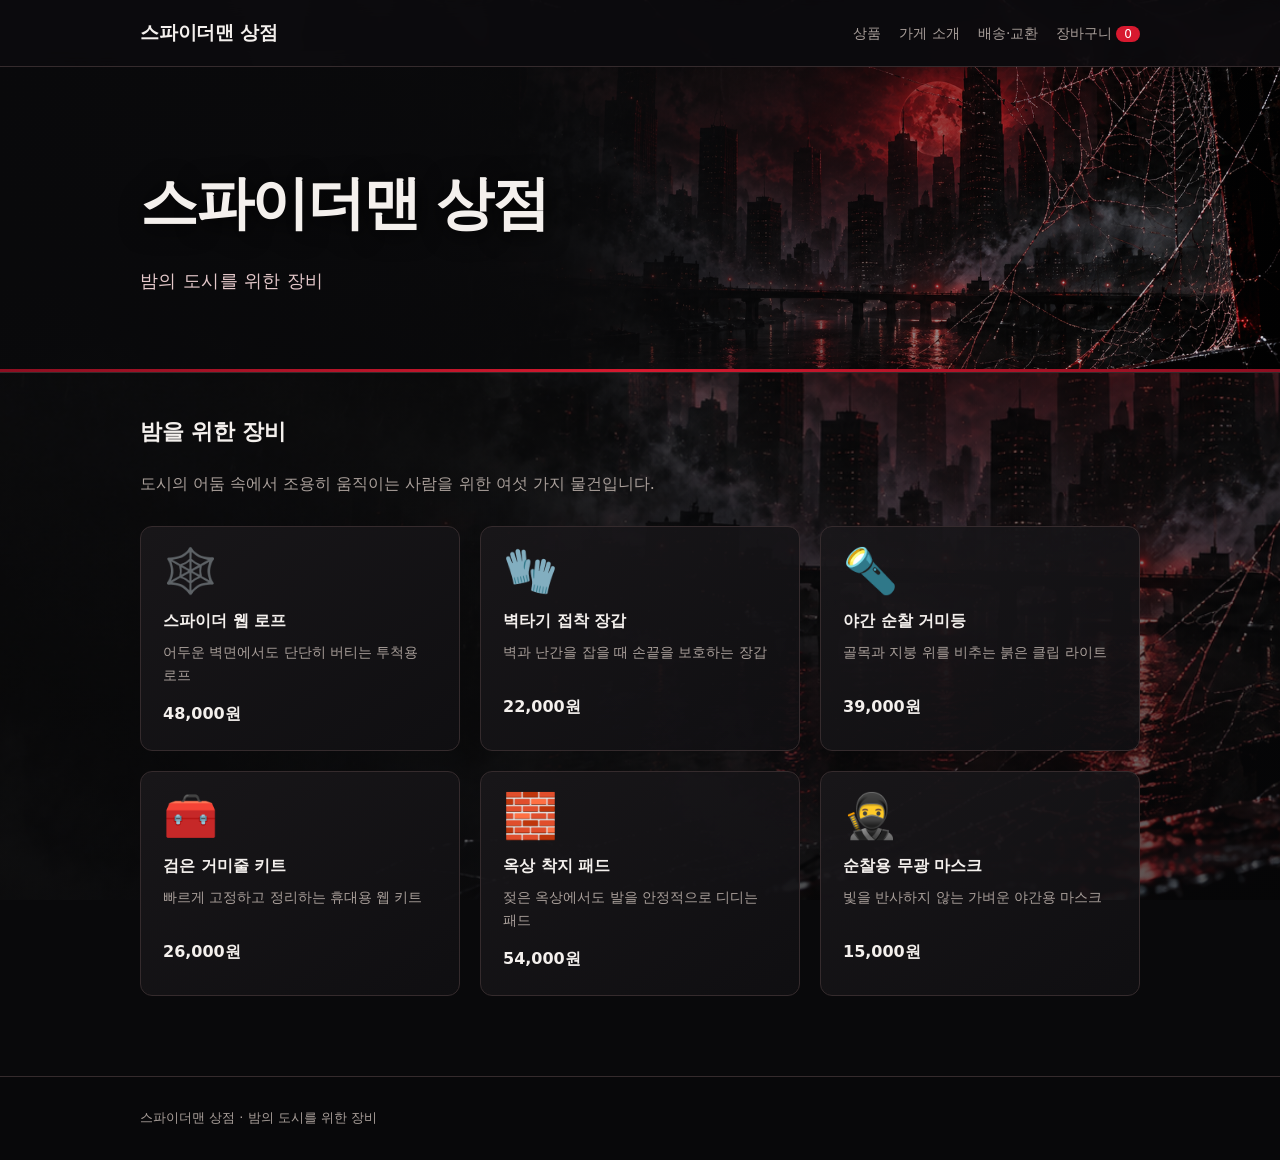
<file: index.html>
<!doctype html>
<html lang="ko">
<head>
<!-- Google tag (gtag.js) -->
<script async src="https://www.googletagmanager.com/gtag/js?id=G-LYH7NZE57F"></script>
<script>
  window.dataLayer = window.dataLayer || [];
  function gtag(){dataLayer.push(arguments);}
  gtag('js', new Date());

  gtag('config', 'G-LYH7NZE57F');
</script>
<meta charset="utf-8">
<meta name="viewport" content="width=device-width, initial-scale=1">
<title>스파이더맨 상점</title>
<meta name="description" content="높은 데서 쓰는 물건을 골라 둡니다">
<link rel="stylesheet" href="assets/style.css">

<!-- Google Tag Manager -->
<script>(function(w,d,s,l,i){w[l]=w[l]||[];w[l].push({'gtm.start':
new Date().getTime(),event:'gtm.js'});var f=d.getElementsByTagName(s)[0],
j=d.createElement(s),dl=l!='dataLayer'?'&l='+l:'';j.async=true;j.src=
'https://www.googletagmanager.com/gtm.js?id='+i+dl;f.parentNode.insertBefore(j,f);
})(window,document,'script','dataLayer','GTM-W3WSJN4Q');</script>
<!-- End Google Tag Manager -->
</head>
<body>
<!-- Google Tag Manager (noscript) -->
<noscript><iframe src="https://www.googletagmanager.com/ns.html?id=GTM-W3WSJN4Q"
height="0" width="0" style="display:none;visibility:hidden"></iframe></noscript>
<!-- End Google Tag Manager (noscript) -->
<header class="site"><div class="wrap">
  <a class="brand" href="index.html">스파이더맨 상점</a>
  <nav class="site">
    <a href="index.html">상품</a>
    <a href="about.html">가게 소개</a>
    <a href="shipping.html">배송·교환</a>
    <a href="cart.html">장바구니<span class="cart-count">0</span></a>
  </nav>
</div></header>

<section class="hero"><div class="wrap">
  <h1 id="hero-title">스파이더맨 상점</h1>
  <p id="hero-tagline">밤에 다니는 사람</p>
</div></section>

<main><div class="wrap">
  <h2>밤을 위한 장비</h2>
  <p class="lead">도시의 어둠 속에서 조용히 움직이는 사람을 위한 여섯 가지 물건입니다.</p>
  <div class="grid" id="product-list"></div>
</div></main>
<footer class="site"><div class="wrap"></div></footer>
<script src="assets/shop.js"></script>
<script src="assets/app.js"></script>
</body>
</html>
</file>
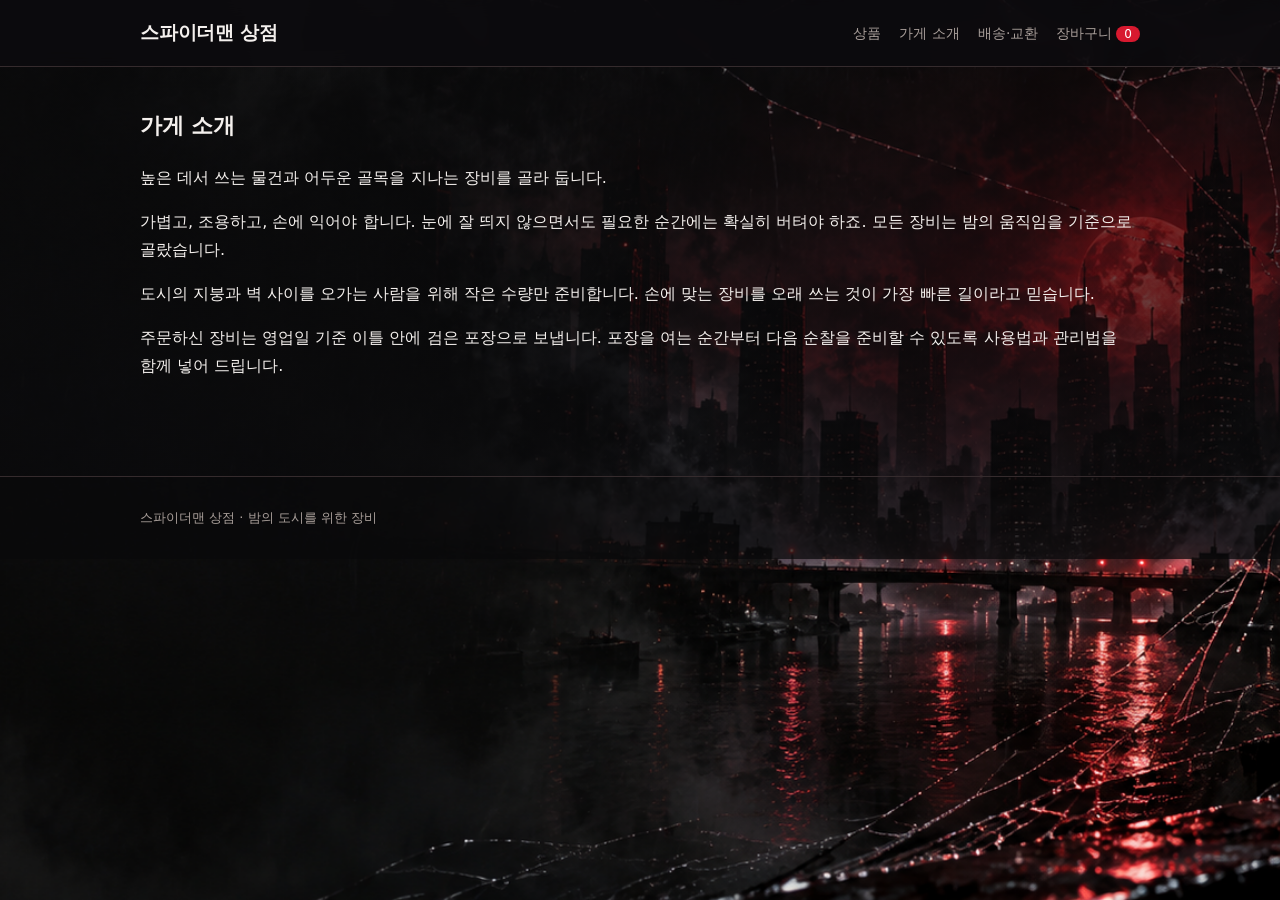
<file: about.html>
<!doctype html>
<html lang="ko">
<head>
<!-- Google tag (gtag.js) -->
<script async src="https://www.googletagmanager.com/gtag/js?id=G-LYH7NZE57F"></script>
<script>
  window.dataLayer = window.dataLayer || [];
  function gtag(){dataLayer.push(arguments);}
  gtag('js', new Date());

  gtag('config', 'G-LYH7NZE57F');
</script>
<meta charset="utf-8">
<meta name="viewport" content="width=device-width, initial-scale=1">
<title>가게 소개 — 하루상점</title>
<meta name="description" content="어떤 기준으로 물건을 고르는지 적었습니다">
<link rel="stylesheet" href="assets/style.css">

<!-- Google Tag Manager -->
<script>(function(w,d,s,l,i){w[l]=w[l]||[];w[l].push({'gtm.start':
new Date().getTime(),event:'gtm.js'});var f=d.getElementsByTagName(s)[0],
j=d.createElement(s),dl=l!='dataLayer'?'&l='+l:'';j.async=true;j.src=
'https://www.googletagmanager.com/gtm.js?id='+i+dl;f.parentNode.insertBefore(j,f);
})(window,document,'script','dataLayer','GTM-W3WSJN4Q');</script>
<!-- End Google Tag Manager -->

</head>
<body>

<!-- Google Tag Manager (noscript) -->
<noscript><iframe src="https://www.googletagmanager.com/ns.html?id=GTM-W3WSJN4Q"
height="0" width="0" style="display:none;visibility:hidden"></iframe></noscript>
<!-- End Google Tag Manager (noscript) -->

<header class="site"><div class="wrap">
  <a class="brand" href="index.html">하루상점</a>
  <nav class="site">
    <a href="index.html">상품</a>
    <a href="about.html">가게 소개</a>
    <a href="shipping.html">배송·교환</a>
    <a href="cart.html">장바구니<span class="cart-count">0</span></a>
  </nav>
</div></header>

<main><div class="wrap">
  <h2>가게 소개</h2>
  <div class="prose" id="about-body"></div>
</div></main>
<footer class="site"><div class="wrap"></div></footer>
<script src="assets/shop.js"></script>
<script src="assets/app.js"></script>
</body>
</html>
</file>
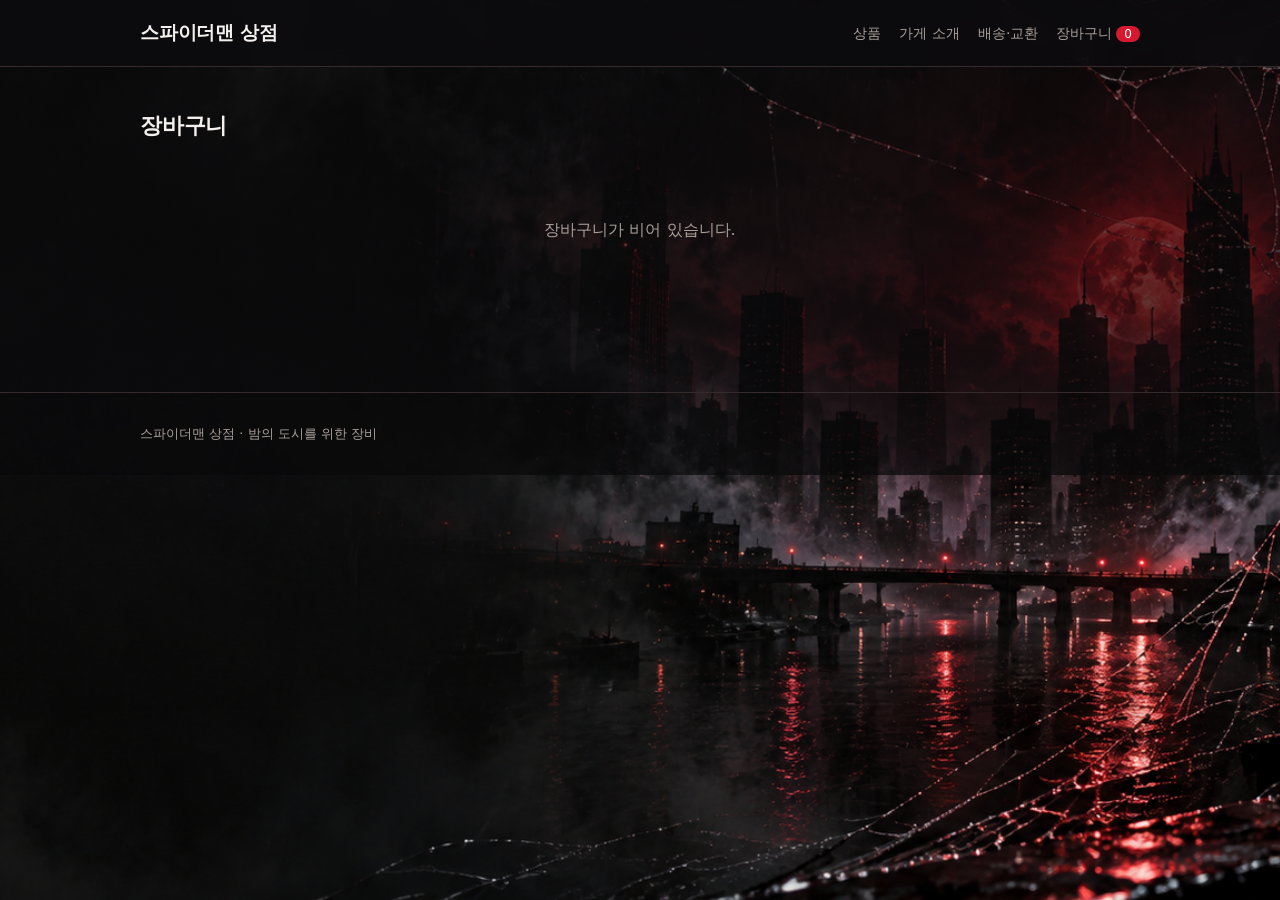
<file: cart.html>
<!doctype html>
<html lang="ko">
<head>
<!-- Google tag (gtag.js) -->
<script async src="https://www.googletagmanager.com/gtag/js?id=G-LYH7NZE57F"></script>
<script>
  window.dataLayer = window.dataLayer || [];
  function gtag(){dataLayer.push(arguments);}
  gtag('js', new Date());

  gtag('config', 'G-LYH7NZE57F');
</script>
<meta charset="utf-8">
<meta name="viewport" content="width=device-width, initial-scale=1">
<title>장바구니 — 하루상점</title>
<meta name="description" content="담아둔 물건을 봅니다">
<link rel="stylesheet" href="assets/style.css">

<!-- Google Tag Manager -->
<script>(function(w,d,s,l,i){w[l]=w[l]||[];w[l].push({'gtm.start':
new Date().getTime(),event:'gtm.js'});var f=d.getElementsByTagName(s)[0],
j=d.createElement(s),dl=l!='dataLayer'?'&l='+l:'';j.async=true;j.src=
'https://www.googletagmanager.com/gtm.js?id='+i+dl;f.parentNode.insertBefore(j,f);
})(window,document,'script','dataLayer','GTM-W3WSJN4Q');</script>
<!-- End Google Tag Manager -->

</head>
<body>

<!-- Google Tag Manager (noscript) -->
<noscript><iframe src="https://www.googletagmanager.com/ns.html?id=GTM-W3WSJN4Q"
height="0" width="0" style="display:none;visibility:hidden"></iframe></noscript>
<!-- End Google Tag Manager (noscript) -->

<header class="site"><div class="wrap">
  <a class="brand" href="index.html">하루상점</a>
  <nav class="site">
    <a href="index.html">상품</a>
    <a href="about.html">가게 소개</a>
    <a href="shipping.html">배송·교환</a>
    <a href="cart.html">장바구니<span class="cart-count">0</span></a>
  </nav>
</div></header>

<main><div class="wrap">
  <h2>장바구니</h2>
  <div id="cart-box"></div>
</div></main>
<footer class="site"><div class="wrap"></div></footer>
<script src="assets/shop.js"></script>
<script src="assets/app.js"></script>
</body>
</html>
</file>
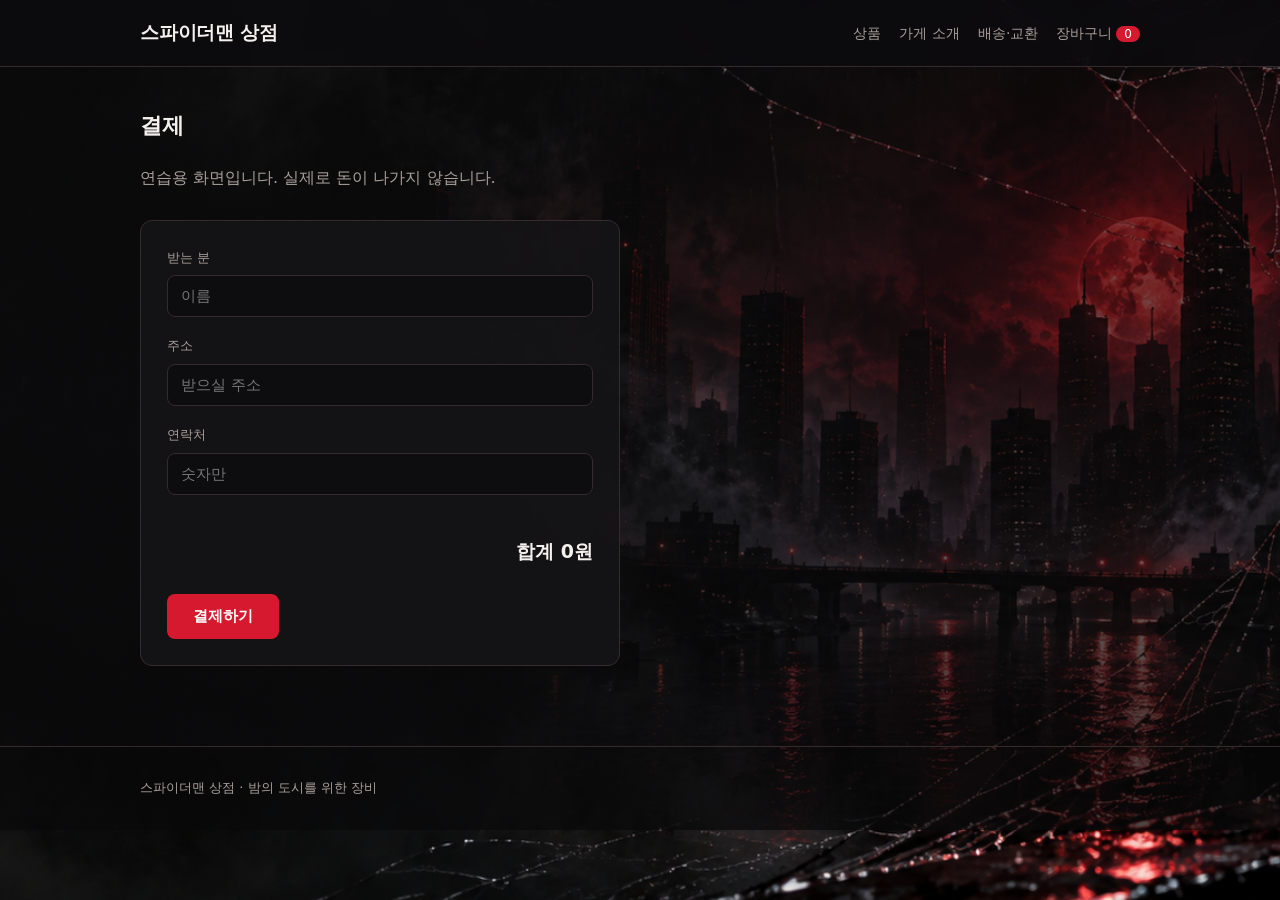
<file: checkout.html>
<!doctype html>
<html lang="ko">
<head>
<!-- Google tag (gtag.js) -->
<script async src="https://www.googletagmanager.com/gtag/js?id=G-LYH7NZE57F"></script>
<script>
  window.dataLayer = window.dataLayer || [];
  function gtag(){dataLayer.push(arguments);}
  gtag('js', new Date());

  gtag('config', 'G-LYH7NZE57F');
</script>
<meta charset="utf-8">
<meta name="viewport" content="width=device-width, initial-scale=1">
<title>결제 — 하루상점</title>
<meta name="description" content="주문을 마칩니다">
<link rel="stylesheet" href="assets/style.css">

<!-- Google Tag Manager -->
<script>(function(w,d,s,l,i){w[l]=w[l]||[];w[l].push({'gtm.start':
new Date().getTime(),event:'gtm.js'});var f=d.getElementsByTagName(s)[0],
j=d.createElement(s),dl=l!='dataLayer'?'&l='+l:'';j.async=true;j.src=
'https://www.googletagmanager.com/gtm.js?id='+i+dl;f.parentNode.insertBefore(j,f);
})(window,document,'script','dataLayer','GTM-W3WSJN4Q');</script>
<!-- End Google Tag Manager -->

</head>
<body>

<!-- Google Tag Manager (noscript) -->
<noscript><iframe src="https://www.googletagmanager.com/ns.html?id=GTM-W3WSJN4Q"
height="0" width="0" style="display:none;visibility:hidden"></iframe></noscript>
<!-- End Google Tag Manager (noscript) -->

<header class="site"><div class="wrap">
  <a class="brand" href="index.html">하루상점</a>
  <nav class="site">
    <a href="index.html">상품</a>
    <a href="about.html">가게 소개</a>
    <a href="shipping.html">배송·교환</a>
    <a href="cart.html">장바구니<span class="cart-count">0</span></a>
  </nav>
</div></header>

<main><div class="wrap">
  <h2>결제</h2>
  <p class="lead">연습용 화면입니다. 실제로 돈이 나가지 않습니다.</p>
  <form class="pay" id="pay-form">
    <label for="buyer">받는 분</label>
    <input id="buyer" name="buyer" required placeholder="이름">
    <label for="addr">주소</label>
    <input id="addr" name="addr" required placeholder="받으실 주소">
    <label for="phone">연락처</label>
    <input id="phone" name="phone" required placeholder="숫자만">
    <div class="total">합계 <span id="pay-total">0원</span></div>
    <button class="btn" type="submit">결제하기</button>
  </form>
</div></main>
<footer class="site"><div class="wrap"></div></footer>
<script src="assets/shop.js"></script>
<script src="assets/app.js"></script>
</body>
</html>
</file>
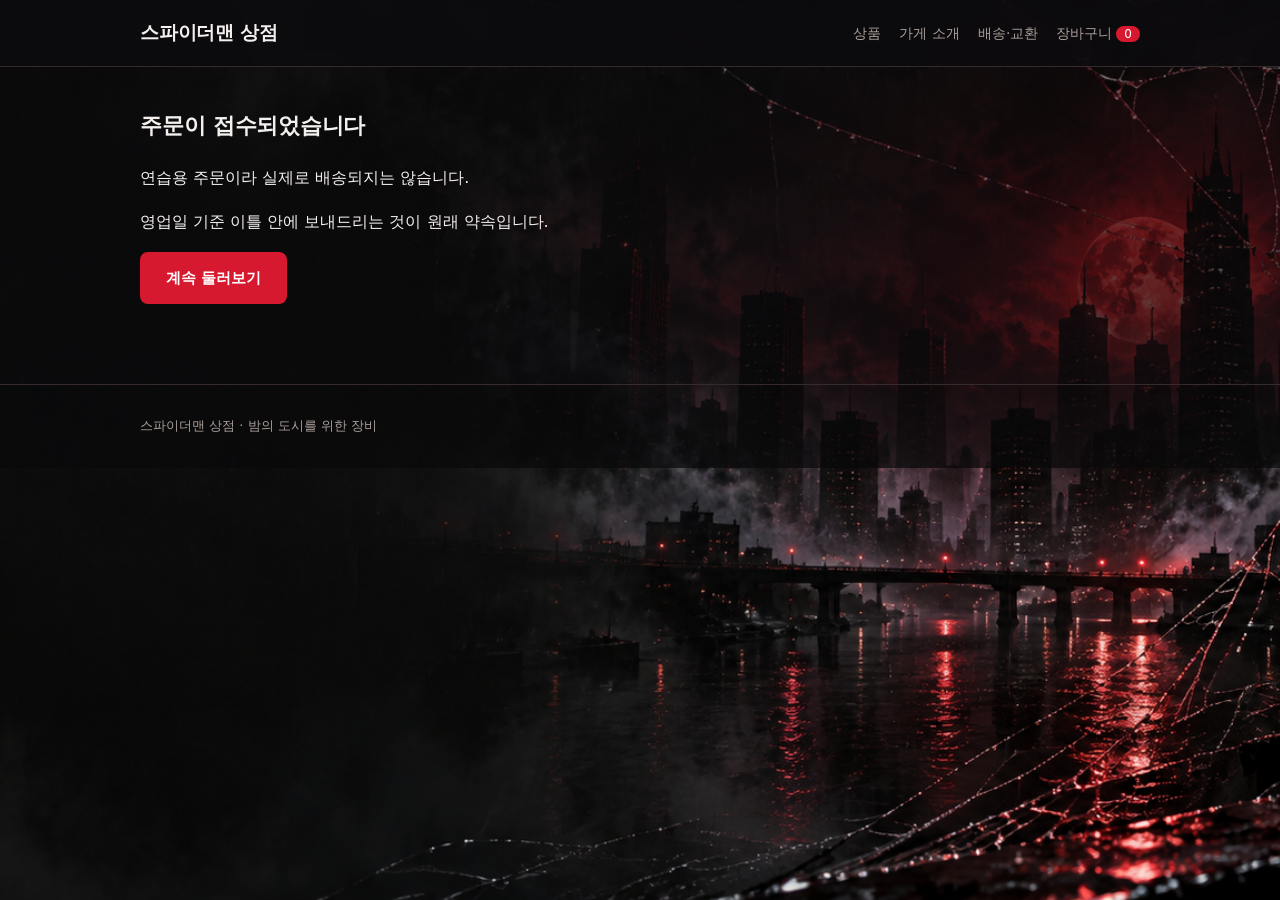
<file: done.html>
<!doctype html>
<html lang="ko">
<head>
<!-- Google tag (gtag.js) -->
<script async src="https://www.googletagmanager.com/gtag/js?id=G-LYH7NZE57F"></script>
<script>
  window.dataLayer = window.dataLayer || [];
  function gtag(){dataLayer.push(arguments);}
  gtag('js', new Date());

  gtag('config', 'G-LYH7NZE57F');
</script>
<meta charset="utf-8">
<meta name="viewport" content="width=device-width, initial-scale=1">
<title>주문 완료 — 하루상점</title>
<meta name="description" content="주문이 접수되었습니다">
<link rel="stylesheet" href="assets/style.css">

<!-- Google Tag Manager -->
<script>(function(w,d,s,l,i){w[l]=w[l]||[];w[l].push({'gtm.start':
new Date().getTime(),event:'gtm.js'});var f=d.getElementsByTagName(s)[0],
j=d.createElement(s),dl=l!='dataLayer'?'&l='+l:'';j.async=true;j.src=
'https://www.googletagmanager.com/gtm.js?id='+i+dl;f.parentNode.insertBefore(j,f);
})(window,document,'script','dataLayer','GTM-W3WSJN4Q');</script>
<!-- End Google Tag Manager -->

</head>
<body>

<!-- Google Tag Manager (noscript) -->
<noscript><iframe src="https://www.googletagmanager.com/ns.html?id=GTM-W3WSJN4Q"
height="0" width="0" style="display:none;visibility:hidden"></iframe></noscript>
<!-- End Google Tag Manager (noscript) -->

<header class="site"><div class="wrap">
  <a class="brand" href="index.html">하루상점</a>
  <nav class="site">
    <a href="index.html">상품</a>
    <a href="about.html">가게 소개</a>
    <a href="shipping.html">배송·교환</a>
    <a href="cart.html">장바구니<span class="cart-count">0</span></a>
  </nav>
</div></header>

<main><div class="wrap">
  <h2>주문이 접수되었습니다</h2>
  <div class="prose">
    <p>연습용 주문이라 실제로 배송되지는 않습니다.</p>
    <p>영업일 기준 이틀 안에 보내드리는 것이 원래 약속입니다.</p>
  </div>
  <a class="btn" href="index.html">계속 둘러보기</a>
</div></main>
<footer class="site"><div class="wrap"></div></footer>
<script src="assets/shop.js"></script>
<script src="assets/app.js"></script>
</body>
</html>
</file>
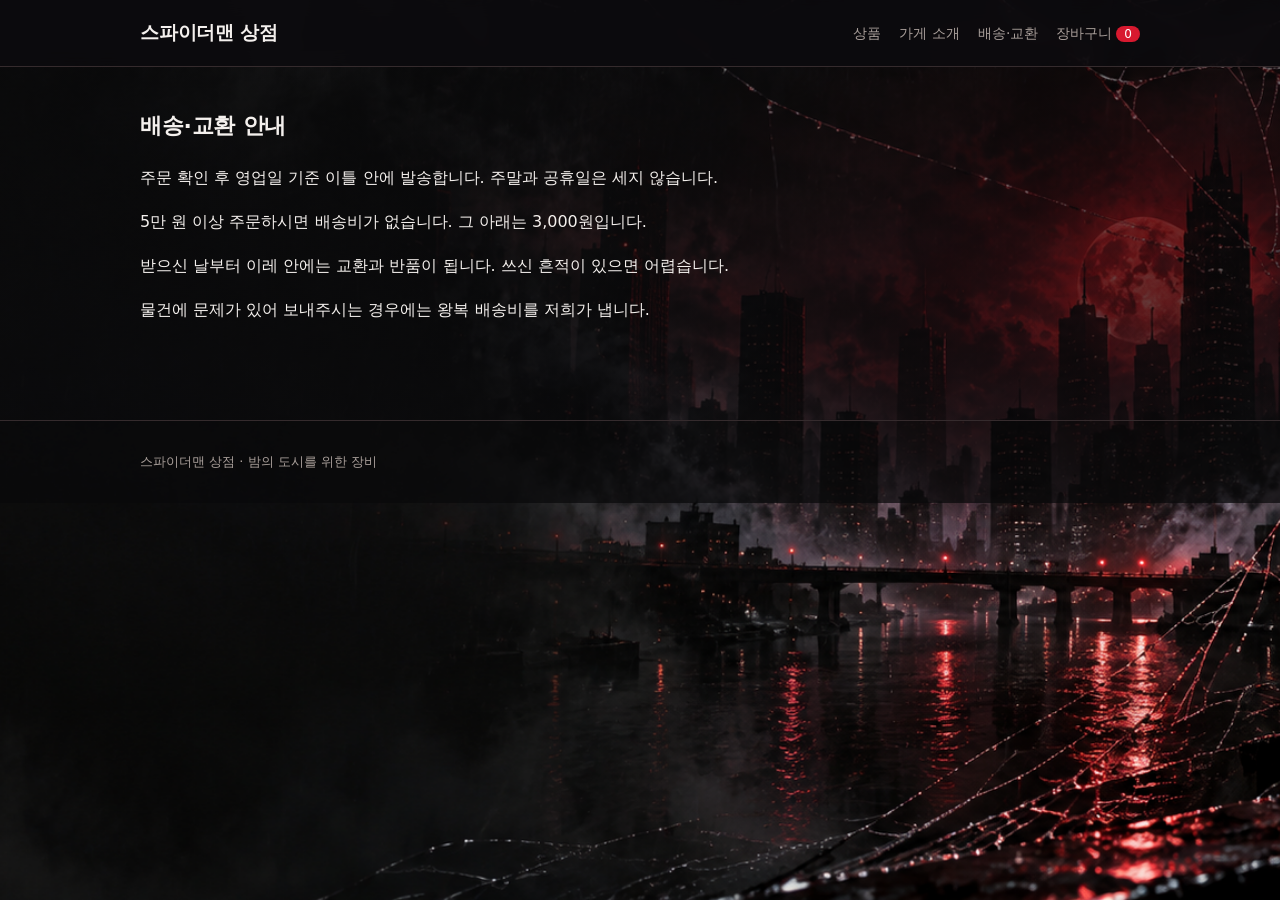
<file: shipping.html>
<!doctype html>
<html lang="ko">
<head>
<!-- Google tag (gtag.js) -->
<script async src="https://www.googletagmanager.com/gtag/js?id=G-LYH7NZE57F"></script>
<script>
  window.dataLayer = window.dataLayer || [];
  function gtag(){dataLayer.push(arguments);}
  gtag('js', new Date());

  gtag('config', 'G-LYH7NZE57F');
</script>
<meta charset="utf-8">
<meta name="viewport" content="width=device-width, initial-scale=1">
<title>배송·교환 안내 — 하루상점</title>
<meta name="description" content="언제 보내고 어떻게 바꿔 드리는지 적었습니다">
<link rel="stylesheet" href="assets/style.css">

<!-- Google Tag Manager -->
<script>(function(w,d,s,l,i){w[l]=w[l]||[];w[l].push({'gtm.start':
new Date().getTime(),event:'gtm.js'});var f=d.getElementsByTagName(s)[0],
j=d.createElement(s),dl=l!='dataLayer'?'&l='+l:'';j.async=true;j.src=
'https://www.googletagmanager.com/gtm.js?id='+i+dl;f.parentNode.insertBefore(j,f);
})(window,document,'script','dataLayer','GTM-W3WSJN4Q');</script>
<!-- End Google Tag Manager -->

</head>
<body>

<!-- Google Tag Manager (noscript) -->
<noscript><iframe src="https://www.googletagmanager.com/ns.html?id=GTM-W3WSJN4Q"
height="0" width="0" style="display:none;visibility:hidden"></iframe></noscript>
<!-- End Google Tag Manager (noscript) -->

<header class="site"><div class="wrap">
  <a class="brand" href="index.html">하루상점</a>
  <nav class="site">
    <a href="index.html">상품</a>
    <a href="about.html">가게 소개</a>
    <a href="shipping.html">배송·교환</a>
    <a href="cart.html">장바구니<span class="cart-count">0</span></a>
  </nav>
</div></header>

<main><div class="wrap">
  <h2>배송·교환 안내</h2>
  <div class="prose" id="shipping-body"></div>
</div></main>
<footer class="site"><div class="wrap"></div></footer>
<script src="assets/shop.js"></script>
<script src="assets/app.js"></script>
</body>
</html>
</file>
<file: assets/style.css>
:root{
  --ink:#f4f0ed; --sub:#a99f9a; --line:#352b2d; --bg:#09090b; --card:#151316;
  --accent:#d7192f; --accent-ink:#fff;
  --max:1040px;
}
*{box-sizing:border-box}
body{margin:0;background:var(--bg) url("spider-night.png") center top/cover fixed no-repeat;color:var(--ink);
  font-family:"Pretendard","Apple SD Gothic Neo","Malgun Gothic",system-ui,sans-serif;
  line-height:1.75;-webkit-font-smoothing:antialiased;
  /* 한글은 단어 중간에서 끊지 않습니다 */
  word-break:keep-all;overflow-wrap:break-word}
a{color:inherit}
.wrap{max-width:var(--max);margin:0 auto;padding:0 20px}

header.site{border-bottom:1px solid var(--line);background:rgba(12,11,14,.9);backdrop-filter:blur(10px)}
header.site .wrap{display:flex;align-items:center;gap:20px;height:66px}
.brand{font-size:19px;font-weight:700;text-decoration:none;letter-spacing:-.01em}
nav.site{margin-left:auto;display:flex;gap:18px;font-size:14px}
nav.site a{color:var(--sub);text-decoration:none}
nav.site a:hover{color:#fff}
.cart-count{background:var(--accent);color:var(--accent-ink);border-radius:999px;
  padding:1px 8px;font-size:12px;margin-left:4px}

.hero{position:relative;isolation:isolate;padding:86px 0 76px;border-bottom:1px solid var(--line);
  background:linear-gradient(90deg,rgba(9,9,11,.98) 0%,rgba(9,9,11,.86) 35%,rgba(9,9,11,.12) 100%),url("spider-night.png") center/cover no-repeat;overflow:hidden}
.hero::after{content:"";position:absolute;inset:auto 0 0;height:3px;background:linear-gradient(90deg,#8d0e21,var(--accent),#8d0e21);z-index:-1}
.hero h1{margin:0 0 10px;font-size:clamp(32px,5vw,58px);letter-spacing:-.04em;text-shadow:0 3px 24px #000}
.hero p{margin:0;color:#e4c8ca;font-size:18px;letter-spacing:.02em}

main{padding:40px 0 80px;background:linear-gradient(180deg,rgba(9,9,11,.48),rgba(9,9,11,.7))}
h2{font-size:22px;margin:0 0 18px;letter-spacing:-.01em}
.lead{color:var(--sub);margin:0 0 28px}

.grid{display:grid;grid-template-columns:repeat(auto-fill,minmax(240px,1fr));gap:20px}
.card{background:linear-gradient(145deg,rgba(25,23,26,.92),rgba(16,15,18,.9));border:1px solid var(--line);border-radius:12px;
  padding:22px;text-decoration:none;display:block;transition:.15s}
.card:hover{border-color:var(--accent);box-shadow:0 12px 30px rgba(215,25,47,.16);transform:translateY(-3px)}
.card .thumb{font-size:44px;line-height:1;margin-bottom:14px}
.card h3{margin:0 0 6px;font-size:16px}
.card .sum{color:var(--sub);font-size:13.5px;margin:0 0 12px;min-height:40px}
.card .price{font-weight:700}

.detail{display:grid;grid-template-columns:200px 1fr;gap:36px;align-items:start}
.detail .thumb{font-size:110px;text-align:center;background:rgba(21,19,22,.88);
  border:1px solid var(--line);border-radius:12px;padding:34px 0}
.detail h1{margin:0 0 8px;font-size:26px}
.detail .price{font-size:20px;font-weight:700;margin:0 0 22px}
.detail .body p{margin:0 0 14px}

.btn{display:inline-block;background:var(--accent);color:var(--accent-ink);
  border:0;border-radius:8px;padding:13px 26px;font-size:15px;font-weight:600;
  cursor:pointer;text-decoration:none;font-family:inherit}
.btn:hover{filter:brightness(1.08)}
.btn.ghost{background:transparent;color:var(--ink);border:1px solid var(--line)}

table.cart{width:100%;border-collapse:collapse;background:rgba(21,19,22,.9);
  border:1px solid var(--line);border-radius:12px;overflow:hidden}
table.cart th,table.cart td{padding:15px 16px;border-bottom:1px solid var(--line);text-align:left}
table.cart th{background:#21191c;font-size:13px;color:#d4bfc1;font-weight:600}
table.cart tr:last-child td{border-bottom:0}
.total{text-align:right;font-size:19px;font-weight:700;margin:22px 0 26px}

.prose p{margin:0 0 16px}
.empty{color:var(--sub);padding:52px 0;text-align:center}

form.pay{background:rgba(21,19,22,.9);border:1px solid var(--line);border-radius:12px;padding:26px;max-width:480px}
form.pay label{display:block;font-size:13px;color:var(--sub);margin:0 0 6px}
form.pay input{width:100%;padding:11px 13px;border:1px solid var(--line);
  border-radius:8px;margin:0 0 18px;font-size:15px;font-family:inherit;background:#0d0c0f;color:var(--ink)}

footer.site{border-top:1px solid var(--line);padding:30px 0;color:var(--sub);font-size:13px;background:rgba(9,9,11,.72)}

@media (max-width:640px){
  .detail{grid-template-columns:1fr}
  .hero{padding:58px 0 48px;background-position:62% center}
  .hero h1{font-size:26px}
}
</file>
